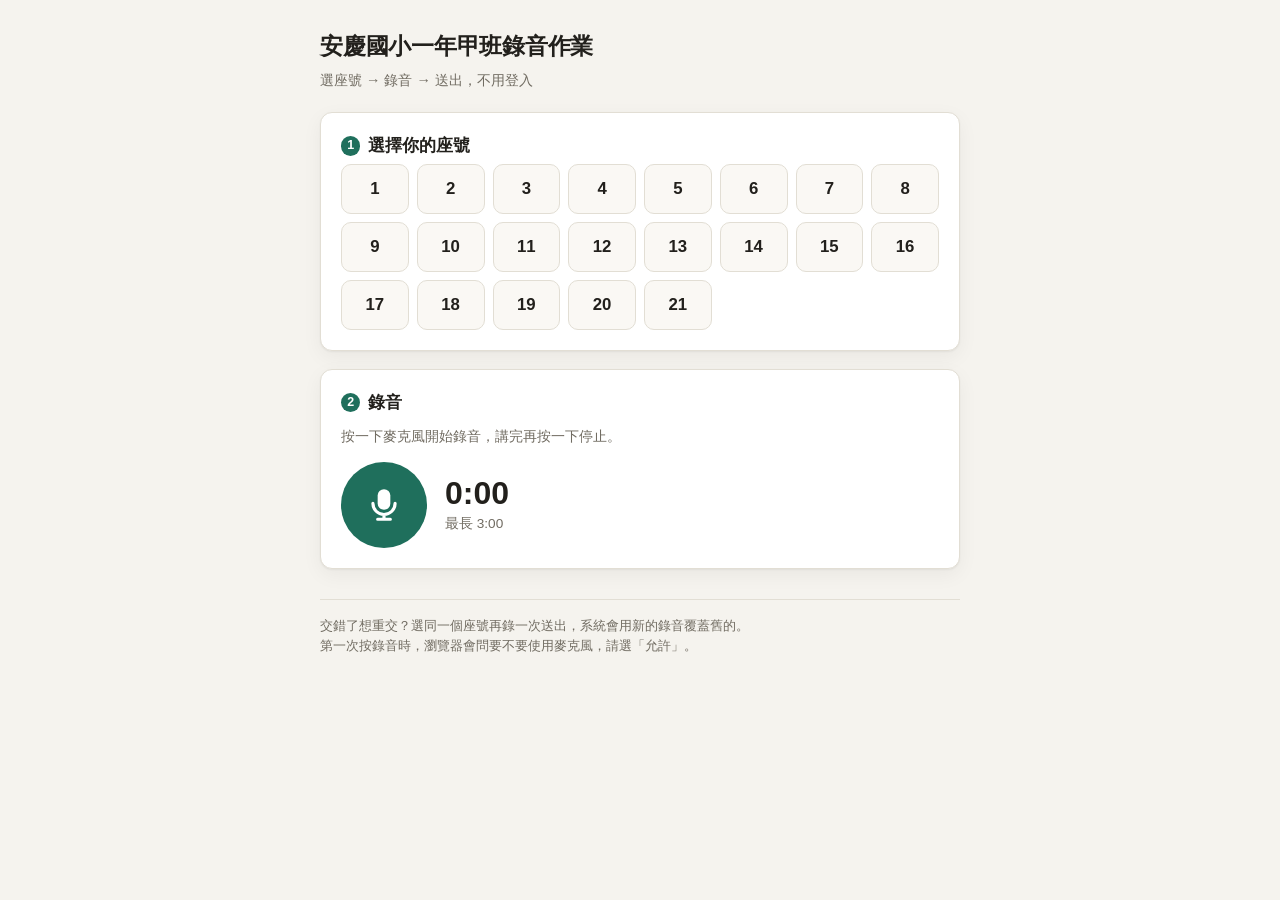
<file: index.html>
<!doctype html>
<html lang="zh-Hant">
<head>
<meta charset="utf-8">
<meta name="viewport" content="width=device-width, initial-scale=1">
<title>安慶國小一年甲班錄音作業</title>
<meta name="description" content="選座號、按一下錄音，就完成繳交。">
<link rel="stylesheet" href="assets/ui.css">
</head>
<body>
<div class="wrap">

  <header class="top">
    <div>
      <h1 id="pageTitle">安慶國小一年甲班錄音作業</h1>
      <p class="sub">選座號 → 錄音 → 送出，不用登入</p>
    </div>
  </header>

  <div id="backendWarn" class="msg msg--warn" hidden></div>

  <!-- 作業說明 -->
  <div id="noteCard" class="card" hidden>
    <h2>作業說明</h2>
    <p id="assignmentNote" class="help" style="margin-bottom:0"></p>
    <p id="deadlineNote" class="small muted" style="margin:8px 0 0" hidden></p>
  </div>

  <!-- 步驟 1：座號 -->
  <section class="card">
    <h2><span class="step">1</span>選擇你的座號</h2>
    <div id="seatGrid" class="seat-grid" role="group" aria-label="座號"></div>

    <label class="field" id="nameField" hidden style="margin-top:16px">
      <span>姓名</span>
      <input type="text" id="nameInput" autocomplete="name" placeholder="請填姓名">
    </label>

    <div id="seatNotice" class="msg msg--info" hidden></div>
  </section>

  <!-- 步驟 2：錄音 -->
  <section class="card">
    <h2><span class="step">2</span>錄音</h2>

    <!-- 瀏覽器不支援時顯示 -->
    <div id="supportWarn" class="msg msg--err" hidden></div>

    <div id="recorderUI">
      <p class="help" id="recHint">按一下麥克風開始錄音，講完再按一下停止。</p>

      <div class="rec-wrap">
        <button type="button" class="rec-btn" id="recBtn" aria-label="開始錄音">
          <svg class="rec-icon rec-icon--mic" viewBox="0 0 24 24" aria-hidden="true">
            <path d="M12 15a4 4 0 0 0 4-4V6a4 4 0 0 0-8 0v5a4 4 0 0 0 4 4z"/>
            <path d="M19 11a7 7 0 0 1-14 0M12 18v3M8 21h8" fill="none" stroke="currentColor"
                  stroke-width="2" stroke-linecap="round"/>
          </svg>
          <svg class="rec-icon rec-icon--stop" viewBox="0 0 24 24" aria-hidden="true" hidden>
            <rect x="7" y="7" width="10" height="10" rx="2"/>
          </svg>
        </button>

        <div class="rec-info">
          <div class="rec-timer" id="recTimer">0:00</div>
          <div class="rec-limit small muted" id="recLimit"></div>
        </div>
      </div>
    </div>

    <!-- 錄完後的試聽與送出 -->
    <div id="reviewBox" hidden>
      <p class="help" style="margin:18px 0 8px">先聽一遍，可以的話再送出：</p>
      <audio id="reviewAudio" controls class="player-audio"></audio>

      <div class="btn-row" style="margin-top:14px">
        <button type="button" class="btn" id="sendBtn">送出繳交</button>
        <button type="button" class="btn btn--ghost" id="redoBtn">重新錄音</button>
      </div>
    </div>

    <div id="formMsg" class="msg" hidden></div>

    <!-- 送出成功 -->
    <div id="doneBox" hidden style="margin-top:18px">
      <p class="small muted" style="margin:0 0 8px">已繳交的錄音：</p>
      <audio id="doneAudio" controls class="player-audio"></audio>
    </div>
  </section>

  <footer class="foot">
    <p style="margin:0">
      交錯了想重交？選同一個座號再錄一次送出，系統會用新的錄音覆蓋舊的。<br>
      第一次按錄音時，瀏覽器會問要不要使用麥克風，請選「允許」。
    </p>
  </footer>

</div>

<script src="assets/config.js"></script>
<script src="assets/store.js"></script>
<script src="assets/recorder.js"></script>
<script src="assets/student.js"></script>
</body>
</html>
</file>
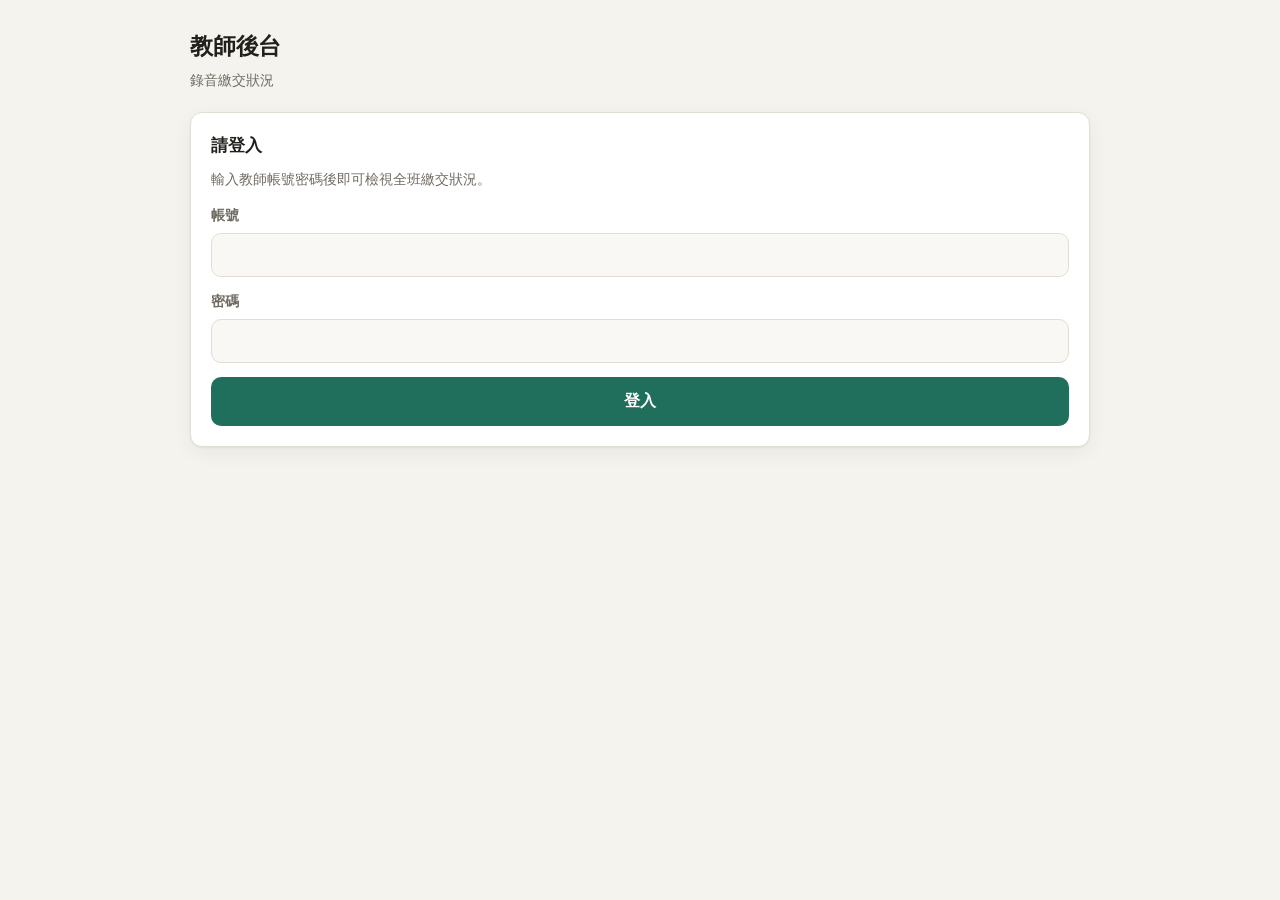
<file: admin.html>
<!doctype html>
<html lang="zh-Hant">
<head>
<meta charset="utf-8">
<meta name="viewport" content="width=device-width, initial-scale=1">
<title>教師後台</title>
<meta name="robots" content="noindex, nofollow">
<link rel="stylesheet" href="assets/ui.css">
</head>
<body>
<div class="wrap wrap--wide">

  <header class="top">
    <div>
      <h1>教師後台</h1>
      <p class="sub" id="subLine">錄音繳交狀況</p>
    </div>
    <div class="btn-row" id="headerActions" hidden>
      <button type="button" class="btn btn--ghost btn--small" id="refreshBtn">重新整理</button>
      <button type="button" class="btn btn--ghost btn--small" id="logoutBtn">登出</button>
    </div>
  </header>

  <!-- ===== 登入 ===== -->
  <section class="card" id="loginCard">
    <h2>請登入</h2>
    <p class="help">輸入教師帳號密碼後即可檢視全班繳交狀況。</p>

    <form id="loginForm" novalidate>
      <label class="field">
        <span>帳號</span>
        <input type="text" id="userInput" autocomplete="username"
               autocapitalize="off" spellcheck="false">
      </label>
      <label class="field">
        <span>密碼</span>
        <input type="password" id="passInput" autocomplete="current-password">
      </label>
      <button type="submit" class="btn btn--block">登入</button>
    </form>

    <div id="loginMsg" class="msg" hidden></div>
  </section>

  <!-- ===== 後台內容 ===== -->
  <main id="dashboard" hidden>

    <div id="backendWarn" class="msg msg--warn" hidden style="margin-bottom:18px"></div>
    <div id="loadMsg" class="msg" hidden style="margin-bottom:18px"></div>

    <!-- 統計 -->
    <div class="stats">
      <div class="stat is-done"><div class="n" id="statDone">–</div><div class="k">已完成</div></div>
      <div class="stat is-todo"><div class="n" id="statTodo">–</div><div class="k">尚未完成</div></div>
      <div class="stat"><div class="n" id="statTotal">–</div><div class="k">全班人數</div></div>
    </div>

    <!-- 未完成 -->
    <section class="card">
      <div class="spread">
        <h2 style="margin:0">尚未完成的座號</h2>
        <button type="button" class="btn btn--ghost btn--small" id="copyTodoBtn">複製名單</button>
      </div>
      <p class="help" id="todoList" style="margin-top:10px;margin-bottom:0"></p>
    </section>

    <!-- 進度一覽 -->
    <section class="card">
      <h2>全班進度一覽</h2>
      <p class="help">綠色 = 已交，紅色 = 未交。</p>
      <div class="status-grid" id="statusGrid"></div>
    </section>

    <!-- 錄音清單 -->
    <section class="card">
      <div class="spread">
        <h2 style="margin:0">已繳交的錄音</h2>
        <button type="button" class="btn btn--ghost btn--small" id="exportBtn">匯出 CSV</button>
      </div>
      <p class="help" style="margin-top:10px">按「載入並播放」就能聽；載好後可以直接下載存檔。</p>
      <ul class="sub-list" id="subList"></ul>
      <p class="muted small" id="emptyHint" hidden style="margin:0">還沒有人繳交。</p>
    </section>

    <!-- 手動補登 -->
    <section class="card">
      <h2>手動補登 / 修改</h2>
      <p class="help">學生的裝置無法錄音時，可以請他用別的方式錄（例如
        <a href="https://vocaroo.com" target="_blank" rel="noopener noreferrer">Vocaroo</a>）
        再把連結給你，在這裡代為登錄。</p>

      <form id="manualForm" novalidate>
        <label class="field">
          <span>座號</span>
          <select id="manualSeat"></select>
        </label>
        <label class="field">
          <span>姓名（可留空）</span>
          <input type="text" id="manualName">
        </label>
        <label class="field">
          <span>錄音連結</span>
          <input type="text" id="manualLink" autocapitalize="off" spellcheck="false"
                 placeholder="https://voca.ro/xxxxxxxx">
        </label>
        <button type="submit" class="btn">儲存</button>
      </form>

      <div id="manualMsg" class="msg" hidden></div>
    </section>

    <footer class="foot">
      <p style="margin:0 0 6px"><strong>安全性說明</strong></p>
      <p style="margin:0">
        這是純靜態網站，後台帳密寫在前端程式碼裡，只能擋住隨手點進來的人，
        懂技術的人看網頁原始碼就能看到帳密、也能直接讀取學生的錄音。
        請不要在這裡放需要保密的內容。
      </p>
      <p style="margin:8px 0 0">資料來源：<span id="backendName" class="nowrap"></span></p>
    </footer>

  </main>

</div>

<script src="assets/config.js"></script>
<script src="assets/store.js"></script>
<script src="assets/vocaroo.js"></script>
<script src="assets/admin.js"></script>
</body>
</html>
</file>
<file: assets/ui.css>
/* ===================================================================
   共用樣式 —— 手機優先（學生多半用手機操作）
   =================================================================== */

:root {
  --bg:        #f5f3ee;
  --surface:   #ffffff;
  --surface-2: #faf8f4;
  --border:    #e2ded4;
  --text:      #22201c;
  --muted:     #716c62;
  --accent:    #1f6f5c;
  --accent-ink:#ffffff;
  --accent-sl: #e6f0ec;
  --done:      #1f6f5c;
  --todo:      #b4392f;
  --todo-sl:   #fbeae7;
  --warn-bg:   #fdf4e3;
  --warn-bd:   #e8d4a8;
  --radius:    12px;
  --shadow:    0 1px 2px rgba(0,0,0,.05), 0 6px 20px rgba(0,0,0,.05);
  --font: "Noto Sans TC", -apple-system, BlinkMacSystemFont, "Segoe UI",
          "PingFang TC", "Microsoft JhengHei", sans-serif;
}

@media (prefers-color-scheme: dark) {
  :root:not([data-theme="light"]) {
    --bg:        #17181a;
    --surface:   #1f2124;
    --surface-2: #252829;
    --border:    #363a3d;
    --text:      #ececea;
    --muted:     #a3a09a;
    --accent:    #4bbd9c;
    --accent-ink:#10251f;
    --accent-sl: #1d302b;
    --done:      #4bbd9c;
    --todo:      #f08a7d;
    --todo-sl:   #37231f;
    --warn-bg:   #2e2718;
    --warn-bd:   #4d4228;
    --shadow:    0 1px 2px rgba(0,0,0,.3), 0 6px 20px rgba(0,0,0,.25);
  }
}

* { box-sizing: border-box; }

/* hidden 屬性必須蓋過底下任何 display 設定。
   瀏覽器內建的 [hidden]{display:none} 優先序很低，像 .btn-row{display:flex}
   或 label.field{display:block} 都會贏過它，導致該藏的元素還是露出來。 */
[hidden] { display: none !important; }

body {
  margin: 0;
  padding: 0 16px 56px;
  background: var(--bg);
  color: var(--text);
  font-family: var(--font);
  font-size: 16px;
  line-height: 1.6;
  -webkit-text-size-adjust: 100%;
}

.wrap { max-width: 640px; margin: 0 auto; }
.wrap--wide { max-width: 900px; }

/* ---------- 頁首 ---------- */

header.top {
  padding: 28px 0 20px;
  display: flex;
  align-items: flex-start;
  justify-content: space-between;
  gap: 16px;
  flex-wrap: wrap;
}
header.top h1 {
  margin: 0;
  font-size: 1.45rem;
  letter-spacing: -0.01em;
}
header.top .sub {
  margin: 4px 0 0;
  color: var(--muted);
  font-size: .9rem;
}

/* ---------- 卡片 ---------- */

.card {
  background: var(--surface);
  border: 1px solid var(--border);
  border-radius: var(--radius);
  box-shadow: var(--shadow);
  padding: 20px;
  margin-bottom: 18px;
}
.card h2 {
  margin: 0 0 4px;
  font-size: 1.05rem;
}
.card h2 .step {
  display: inline-grid;
  place-items: center;
  width: 1.55em;
  height: 1.55em;
  margin-right: 8px;
  border-radius: 50%;
  background: var(--accent);
  color: var(--accent-ink);
  font-size: .78rem;
  font-weight: 700;
  vertical-align: 2px;
}
.card p.help {
  margin: 8px 0 14px;
  color: var(--muted);
  font-size: .9rem;
}

/* ---------- 表單元件 ---------- */

label.field { display: block; margin-bottom: 14px; }
label.field > span {
  display: block;
  margin-bottom: 6px;
  font-size: .85rem;
  font-weight: 600;
  color: var(--muted);
}

input[type="text"],
input[type="password"],
input[type="number"],
select,
textarea {
  width: 100%;
  padding: 12px 14px;
  font-family: inherit;
  font-size: 1rem;
  color: var(--text);
  background: var(--surface-2);
  border: 1px solid var(--border);
  border-radius: 10px;
  appearance: none;
}
input:focus, select:focus, textarea:focus {
  outline: 2px solid var(--accent);
  outline-offset: 1px;
  border-color: var(--accent);
}

.btn {
  display: inline-flex;
  align-items: center;
  justify-content: center;
  gap: 8px;
  padding: 13px 20px;
  min-height: 48px;
  font-family: inherit;
  font-size: 1rem;
  font-weight: 600;
  color: var(--accent-ink);
  background: var(--accent);
  border: 1px solid transparent;
  border-radius: 10px;
  cursor: pointer;
  text-decoration: none;
  transition: filter .15s;
}
.btn:hover { filter: brightness(1.08); }
.btn:disabled { opacity: .5; cursor: not-allowed; }
.btn--block { width: 100%; }
.btn--ghost {
  background: transparent;
  color: var(--text);
  border-color: var(--border);
}
.btn--small {
  padding: 7px 12px;
  min-height: 0;
  font-size: .85rem;
  font-weight: 500;
}
.btn-row { display: flex; gap: 10px; flex-wrap: wrap; }

/* ---------- 座號選擇格 ---------- */

.seat-grid {
  display: grid;
  grid-template-columns: repeat(auto-fill, minmax(62px, 1fr));
  gap: 8px;
}
.seat-btn {
  padding: 14px 0;
  font-family: inherit;
  font-size: 1.05rem;
  font-weight: 600;
  color: var(--text);
  background: var(--surface-2);
  border: 1.5px solid var(--border);
  border-radius: 10px;
  cursor: pointer;
}
.seat-btn[aria-pressed="true"] {
  background: var(--accent);
  border-color: var(--accent);
  color: var(--accent-ink);
}

/* ---------- 錄音按鈕 ---------- */

.rec-wrap {
  display: flex;
  align-items: center;
  gap: 18px;
}

.rec-btn {
  flex: 0 0 auto;
  display: grid;
  place-items: center;
  width: 86px;
  height: 86px;
  padding: 0;
  border: 0;
  border-radius: 50%;
  background: var(--accent);
  color: var(--accent-ink);
  cursor: pointer;
  transition: background .18s, transform .1s;
  -webkit-tap-highlight-color: transparent;
}
.rec-btn:hover { filter: brightness(1.08); }
.rec-btn:active { transform: scale(.96); }
.rec-btn:focus-visible { outline: 3px solid var(--accent); outline-offset: 3px; }

.rec-btn.is-recording {
  background: var(--todo);
  animation: rec-pulse 1.6s ease-in-out infinite;
}

@keyframes rec-pulse {
  0%, 100% { box-shadow: 0 0 0 0 rgba(180, 57, 47, .45); }
  50%      { box-shadow: 0 0 0 14px rgba(180, 57, 47, 0); }
}
@media (prefers-reduced-motion: reduce) {
  .rec-btn.is-recording { animation: none; }
}

.rec-icon {
  width: 38px;
  height: 38px;
  fill: currentColor;
  stroke: currentColor;
}
.rec-icon--mic { stroke: none; }
.rec-icon--mic path:first-child { stroke: none; }
.rec-icon--stop { stroke: none; }

.rec-info { min-width: 0; }
.rec-timer {
  font-size: 2rem;
  font-weight: 700;
  font-variant-numeric: tabular-nums;
  line-height: 1.1;
}
.rec-limit { margin-top: 2px; }

/* ---------- 後台進度格 ---------- */

.status-grid {
  display: grid;
  grid-template-columns: repeat(auto-fill, minmax(58px, 1fr));
  gap: 8px;
}
.status-cell {
  padding: 10px 0 8px;
  text-align: center;
  border-radius: 10px;
  border: 1.5px solid var(--border);
  background: var(--surface-2);
  font-size: 1.05rem;
  font-weight: 600;
}
.status-cell .mark {
  display: block;
  font-size: .68rem;
  font-weight: 500;
  margin-top: 1px;
}
.status-cell.is-done {
  background: var(--accent-sl);
  border-color: var(--done);
  color: var(--done);
}
.status-cell.is-todo {
  background: var(--todo-sl);
  border-color: var(--todo);
  color: var(--todo);
}

/* ---------- 統計 ---------- */

.stats { display: flex; gap: 10px; flex-wrap: wrap; margin-bottom: 16px; }
.stat {
  flex: 1 1 120px;
  background: var(--surface);
  border: 1px solid var(--border);
  border-radius: var(--radius);
  padding: 14px 16px;
}
.stat .n { font-size: 1.7rem; font-weight: 700; line-height: 1.1; }
.stat .k { font-size: .8rem; color: var(--muted); }
.stat.is-done .n { color: var(--done); }
.stat.is-todo .n { color: var(--todo); }

/* ---------- 提交清單 ---------- */

.sub-list { list-style: none; margin: 0; padding: 0; }
.sub-item {
  display: flex;
  align-items: center;
  gap: 14px;
  flex-wrap: wrap;
  padding: 14px 0;
  border-top: 1px solid var(--border);
}
.sub-item:first-child { border-top: 0; }
.sub-seat {
  flex: 0 0 auto;
  display: grid;
  place-items: center;
  width: 42px;
  height: 42px;
  border-radius: 10px;
  background: var(--accent-sl);
  color: var(--done);
  font-weight: 700;
}
.sub-meta { flex: 1 1 150px; min-width: 0; }
.sub-meta .nm { font-weight: 600; }
.sub-meta .tm { font-size: .78rem; color: var(--muted); }
.sub-actions { flex: 0 0 auto; display: flex; gap: 6px; }

.player { flex: 1 1 260px; min-width: 240px; }
.player-audio { width: 100%; height: 40px; }
.player-embed { width: 100%; max-width: 320px; border: 0; }

/* ---------- 訊息 ---------- */

.msg {
  padding: 12px 14px;
  border-radius: 10px;
  font-size: .92rem;
  margin: 14px 0 0;
}
.msg--ok   { background: var(--accent-sl); color: var(--done); }
.msg--err  { background: var(--todo-sl);   color: var(--todo); }
.msg--warn { background: var(--warn-bg); border: 1px solid var(--warn-bd); }
.msg--info { background: var(--surface-2); border: 1px solid var(--border); color: var(--muted); }

/* ---------- 步驟說明 ---------- */

ol.steps { margin: 0 0 14px; padding-left: 1.3em; font-size: .94rem; }
ol.steps li { margin-bottom: 7px; }
ol.steps code {
  background: var(--surface-2);
  border: 1px solid var(--border);
  border-radius: 5px;
  padding: 1px 5px;
  font-size: .88em;
}

/* ---------- 其他 ---------- */

.muted { color: var(--muted); }
.small { font-size: .85rem; }
.spread { display: flex; justify-content: space-between; align-items: center; gap: 12px; flex-wrap: wrap; }
footer.foot {
  margin-top: 30px;
  padding-top: 16px;
  border-top: 1px solid var(--border);
  color: var(--muted);
  font-size: .8rem;
}
footer.foot a { color: var(--muted); }
.nowrap { white-space: nowrap; }

@media (max-width: 420px) {
  header.top h1 { font-size: 1.25rem; }
  .card { padding: 16px; }
}
</file>
